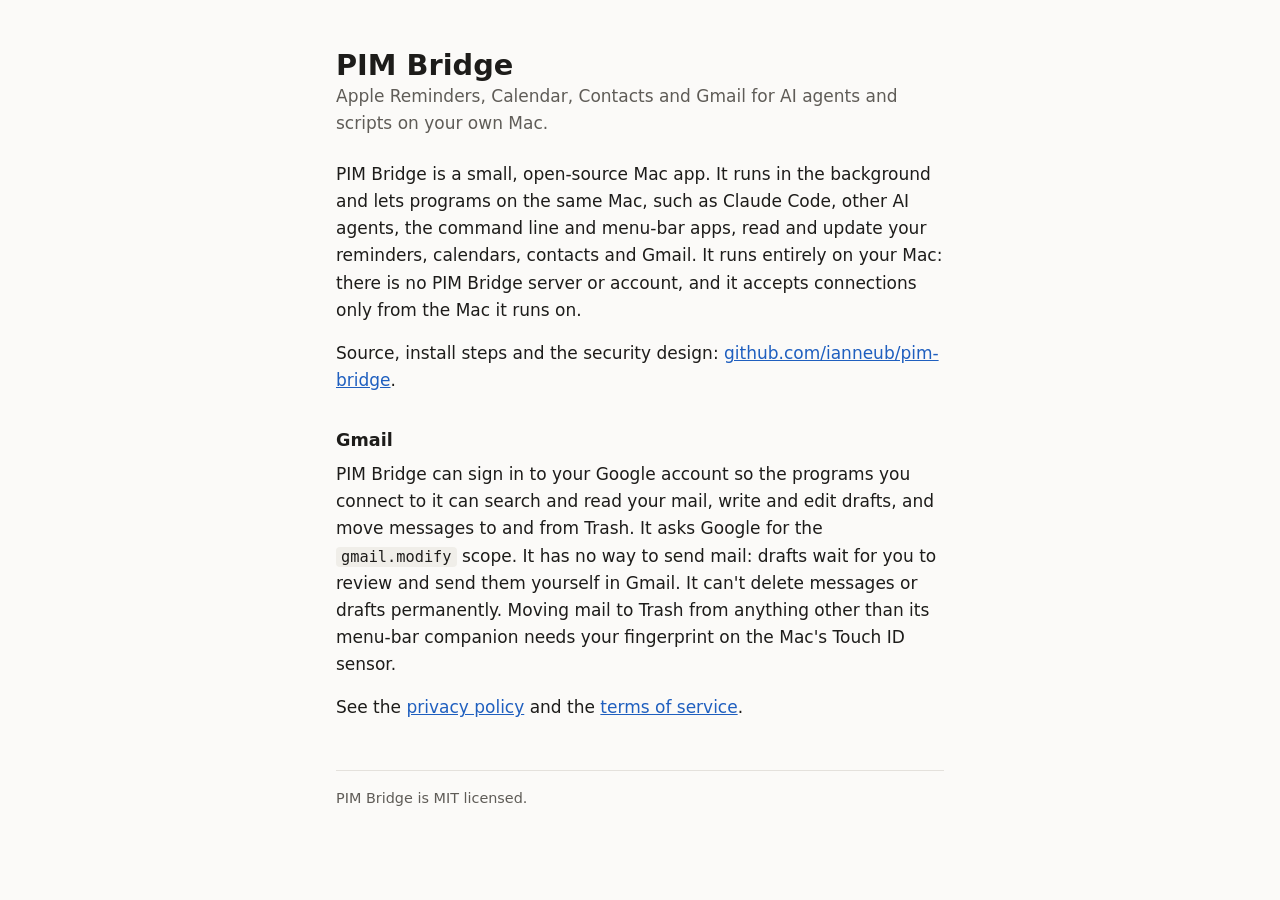
<file: docs/index.html>
<!doctype html>
<html lang="en">
<head>
<meta charset="utf-8">
<meta name="viewport" content="width=device-width, initial-scale=1">
<title>PIM Bridge</title>
<meta name="description" content="Apple Reminders, Calendar, Contacts and Gmail for AI agents and scripts on your own Mac.">
<link rel="stylesheet" href="style.css">
</head>
<body>
<main>
  <header>
    <div>
      <h1>PIM Bridge</h1>
      <p class="sub">Apple Reminders, Calendar, Contacts and Gmail for AI agents and scripts on your own Mac.</p>
    </div>
  </header>

  <p>PIM Bridge is a small, open-source Mac app. It runs in the background and lets
  programs on the same Mac, such as Claude Code, other AI agents, the command line
  and menu-bar apps, read and update your reminders, calendars, contacts and Gmail.
  It runs entirely on your Mac: there is no PIM Bridge server or account, and it
  accepts connections only from the Mac it runs on.</p>

  <p>Source, install steps and the security design:
  <a href="https://github.com/ianneub/pim-bridge">github.com/ianneub/pim-bridge</a>.</p>

  <h2>Gmail</h2>
  <p>PIM Bridge can sign in to your Google account so the programs you connect to it
  can search and read your mail, write and edit drafts, and move messages to and from
  Trash. It asks Google for the <code>gmail.modify</code> scope. It has no way to
  send mail: drafts wait for you to review and send them yourself in Gmail. It
  can't delete messages or drafts permanently. Moving mail to Trash from anything other
  than its menu-bar companion needs your fingerprint on the Mac's Touch ID sensor.</p>

  <p>See the <a href="privacy.html">privacy policy</a> and the
  <a href="terms.html">terms of service</a>.</p>

  <footer>PIM Bridge is MIT licensed.</footer>
</main>
</body>
</html>
</file>
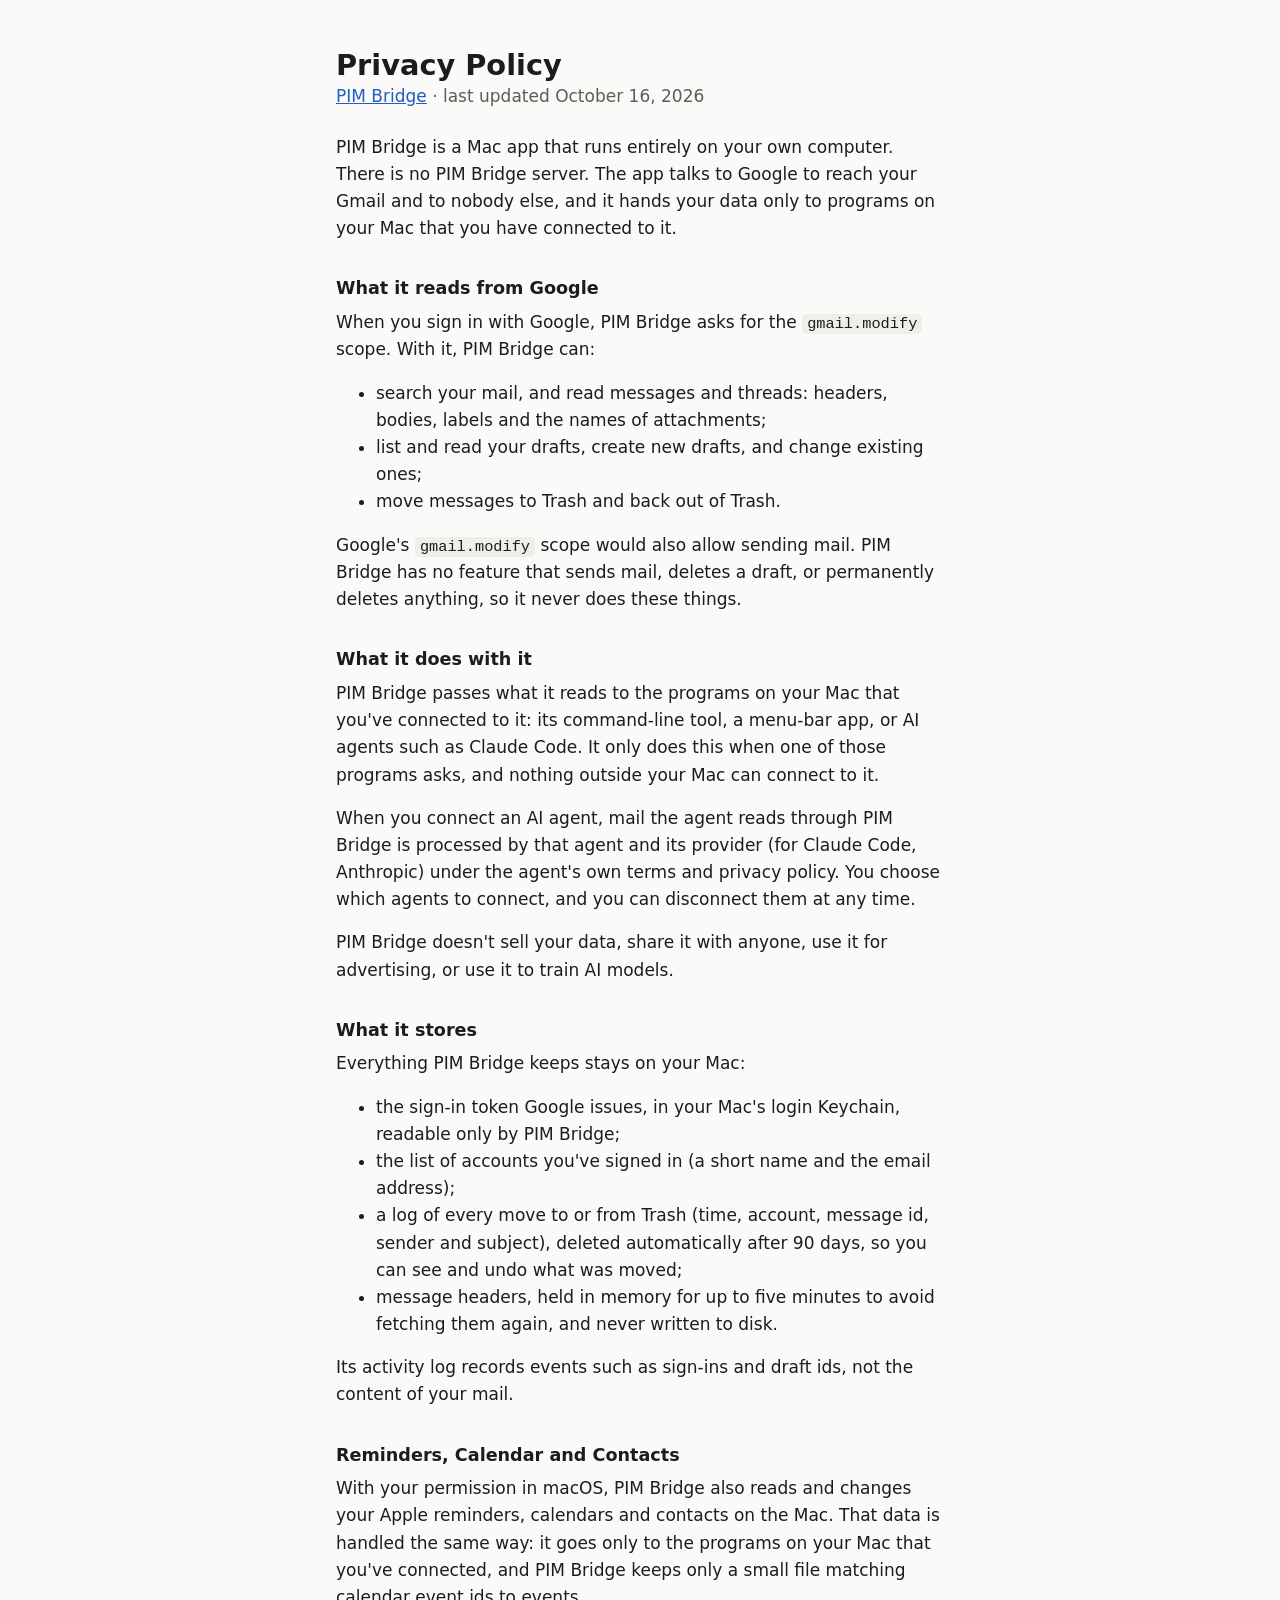
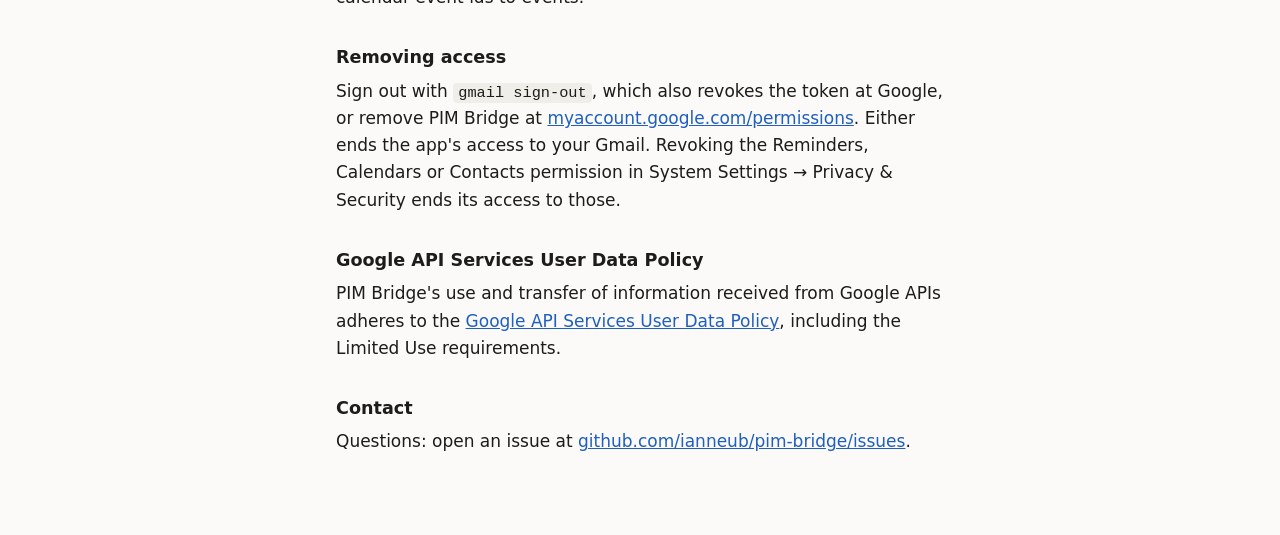
<file: docs/privacy.html>
<!doctype html>
<html lang="en">
<head>
<meta charset="utf-8">
<meta name="viewport" content="width=device-width, initial-scale=1">
<title>PIM Bridge Privacy Policy</title>
<link rel="stylesheet" href="style.css">
</head>
<body>
<main>
  <header>
    <div>
      <h1>Privacy Policy</h1>
      <p class="sub"><a href="./">PIM Bridge</a> · last updated October 16, 2026</p>
    </div>
  </header>

  <p>PIM Bridge is a Mac app that runs entirely on your own computer. There is no
  PIM Bridge server. The app talks to Google to reach your Gmail and to nobody else,
  and it hands your data only to programs on your Mac that you have connected to it.</p>

  <h2>What it reads from Google</h2>
  <p>When you sign in with Google, PIM Bridge asks for the <code>gmail.modify</code>
  scope. With it, PIM Bridge can:</p>
  <ul>
    <li>search your mail, and read messages and threads: headers, bodies, labels and
    the names of attachments;</li>
    <li>list and read your drafts, create new drafts, and change existing ones;</li>
    <li>move messages to Trash and back out of Trash.</li>
  </ul>
  <p>Google's <code>gmail.modify</code> scope would also allow sending mail. PIM Bridge has
  no feature that sends mail, deletes a draft, or permanently deletes anything, so it
  never does these things.</p>

  <h2>What it does with it</h2>
  <p>PIM Bridge passes what it reads to the programs on your Mac that you've connected
  to it: its command-line tool, a menu-bar app, or AI agents such as Claude Code. It
  only does this when one of those programs asks, and nothing outside your Mac can
  connect to it.</p>
  <p>When you connect an AI agent, mail the agent reads through PIM Bridge is
  processed by that agent and its provider (for Claude Code, Anthropic) under the
  agent's own terms and privacy policy. You choose which agents to connect, and you
  can disconnect them at any time.</p>
  <p>PIM Bridge doesn't sell your data, share it with anyone, use it for advertising,
  or use it to train AI models.</p>

  <h2>What it stores</h2>
  <p>Everything PIM Bridge keeps stays on your Mac:</p>
  <ul>
    <li>the sign-in token Google issues, in your Mac's login Keychain, readable only by
    PIM Bridge;</li>
    <li>the list of accounts you've signed in (a short name and the email address);</li>
    <li>a log of every move to or from Trash (time, account, message id, sender and
    subject), deleted automatically after 90 days, so you can see and undo what was
    moved;</li>
    <li>message headers, held in memory for up to five minutes to avoid fetching
    them again, and never written to disk.</li>
  </ul>
  <p>Its activity log records events such as sign-ins and draft ids, not the content of
  your mail.</p>

  <h2>Reminders, Calendar and Contacts</h2>
  <p>With your permission in macOS, PIM Bridge also reads and changes your Apple
  reminders, calendars and contacts on the Mac. That data is handled the same way: it
  goes only to the programs on your Mac that you've connected, and PIM Bridge keeps only
  a small file matching calendar event ids to events.</p>

  <h2>Removing access</h2>
  <p>Sign out with <code>gmail sign-out</code>, which also revokes the token at Google,
  or remove PIM Bridge at
  <a href="https://myaccount.google.com/permissions">myaccount.google.com/permissions</a>.
  Either ends the app's access to your Gmail. Revoking the Reminders, Calendars or
  Contacts permission in System Settings → Privacy &amp; Security ends its access to those.</p>

  <h2>Google API Services User Data Policy</h2>
  <p>PIM Bridge's use and transfer of information received from Google APIs adheres to the
  <a href="https://developers.google.com/terms/api-services-user-data-policy">Google API Services User Data Policy</a>,
  including the Limited Use requirements.</p>

  <h2>Contact</h2>
  <p>Questions: open an issue at
  <a href="https://github.com/ianneub/pim-bridge/issues">github.com/ianneub/pim-bridge/issues</a>.</p>
</main>
</body>
</html>
</file>
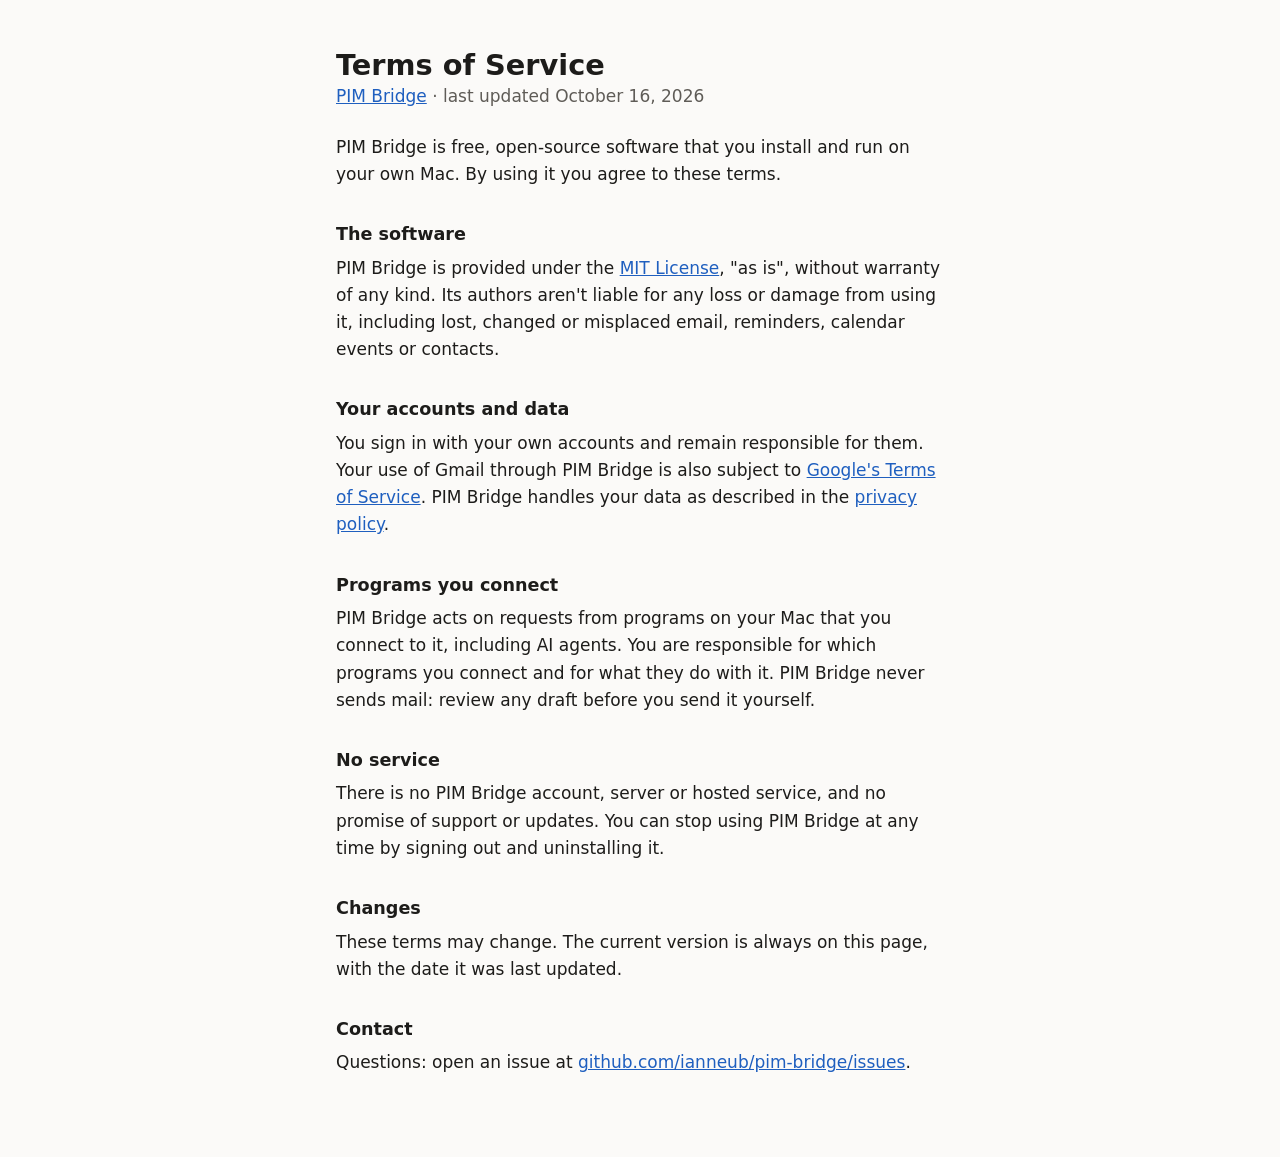
<file: docs/terms.html>
<!doctype html>
<html lang="en">
<head>
<meta charset="utf-8">
<meta name="viewport" content="width=device-width, initial-scale=1">
<title>PIM Bridge Terms of Service</title>
<link rel="stylesheet" href="style.css">
</head>
<body>
<main>
  <header>
    <div>
      <h1>Terms of Service</h1>
      <p class="sub"><a href="./">PIM Bridge</a> · last updated October 16, 2026</p>
    </div>
  </header>

  <p>PIM Bridge is free, open-source software that you install and run on your own Mac.
  By using it you agree to these terms.</p>

  <h2>The software</h2>
  <p>PIM Bridge is provided under the
  <a href="https://github.com/ianneub/pim-bridge/blob/main/LICENSE">MIT License</a>,
  "as is", without warranty of any kind. Its authors aren't liable for any loss or
  damage from using it, including lost, changed or misplaced email, reminders,
  calendar events or contacts.</p>

  <h2>Your accounts and data</h2>
  <p>You sign in with your own accounts and remain responsible for them. Your use of
  Gmail through PIM Bridge is also subject to
  <a href="https://policies.google.com/terms">Google's Terms of Service</a>. PIM Bridge
  handles your data as described in the <a href="privacy.html">privacy policy</a>.</p>

  <h2>Programs you connect</h2>
  <p>PIM Bridge acts on requests from programs on your Mac that you connect to it,
  including AI agents. You are responsible for which programs you connect and for what
  they do with it. PIM Bridge never sends mail: review any draft before you send it
  yourself.</p>

  <h2>No service</h2>
  <p>There is no PIM Bridge account, server or hosted service, and no promise of
  support or updates. You can stop using PIM Bridge at any time by signing out and
  uninstalling it.</p>

  <h2>Changes</h2>
  <p>These terms may change. The current version is always on this page, with the date
  it was last updated.</p>

  <h2>Contact</h2>
  <p>Questions: open an issue at
  <a href="https://github.com/ianneub/pim-bridge/issues">github.com/ianneub/pim-bridge/issues</a>.</p>
</main>
</body>
</html>
</file>
<file: docs/style.css>
:root {
  --bg: #fbfaf8;
  --text: #1d1c1a;
  --muted: #5f5c57;
  --rule: #e4e1dc;
  --link: #1f5fbf;
  --code: #f0eee9;
}
@media (prefers-color-scheme: dark) {
  :root {
    --bg: #161615;
    --text: #ebe9e4;
    --muted: #a19d96;
    --rule: #33322f;
    --link: #8ab4f8;
    --code: #262523;
  }
}
* { box-sizing: border-box; }
body {
  margin: 0;
  background: var(--bg);
  color: var(--text);
  font: 17px/1.6 -apple-system, BlinkMacSystemFont, "Segoe UI", system-ui, sans-serif;
}
main { max-width: 40rem; margin: 0 auto; padding: 3rem 16px 4rem; }
header { display: flex; align-items: center; gap: 14px; margin-bottom: 1.5rem; }
header img { width: 56px; height: 56px; }
h1 { font-size: 1.8rem; line-height: 1.2; margin: 0; }
h2 { font-size: 1.1rem; margin: 2rem 0 .4rem; }
p, ul { margin: 0 0 1rem; }
.sub { color: var(--muted); margin: 0; }
a { color: var(--link); }
code { background: var(--code); padding: 1px 5px; border-radius: 4px; font-size: .9em; }
footer { margin-top: 3rem; padding-top: 1rem; border-top: 1px solid var(--rule); color: var(--muted); font-size: .9rem; }
</file>
